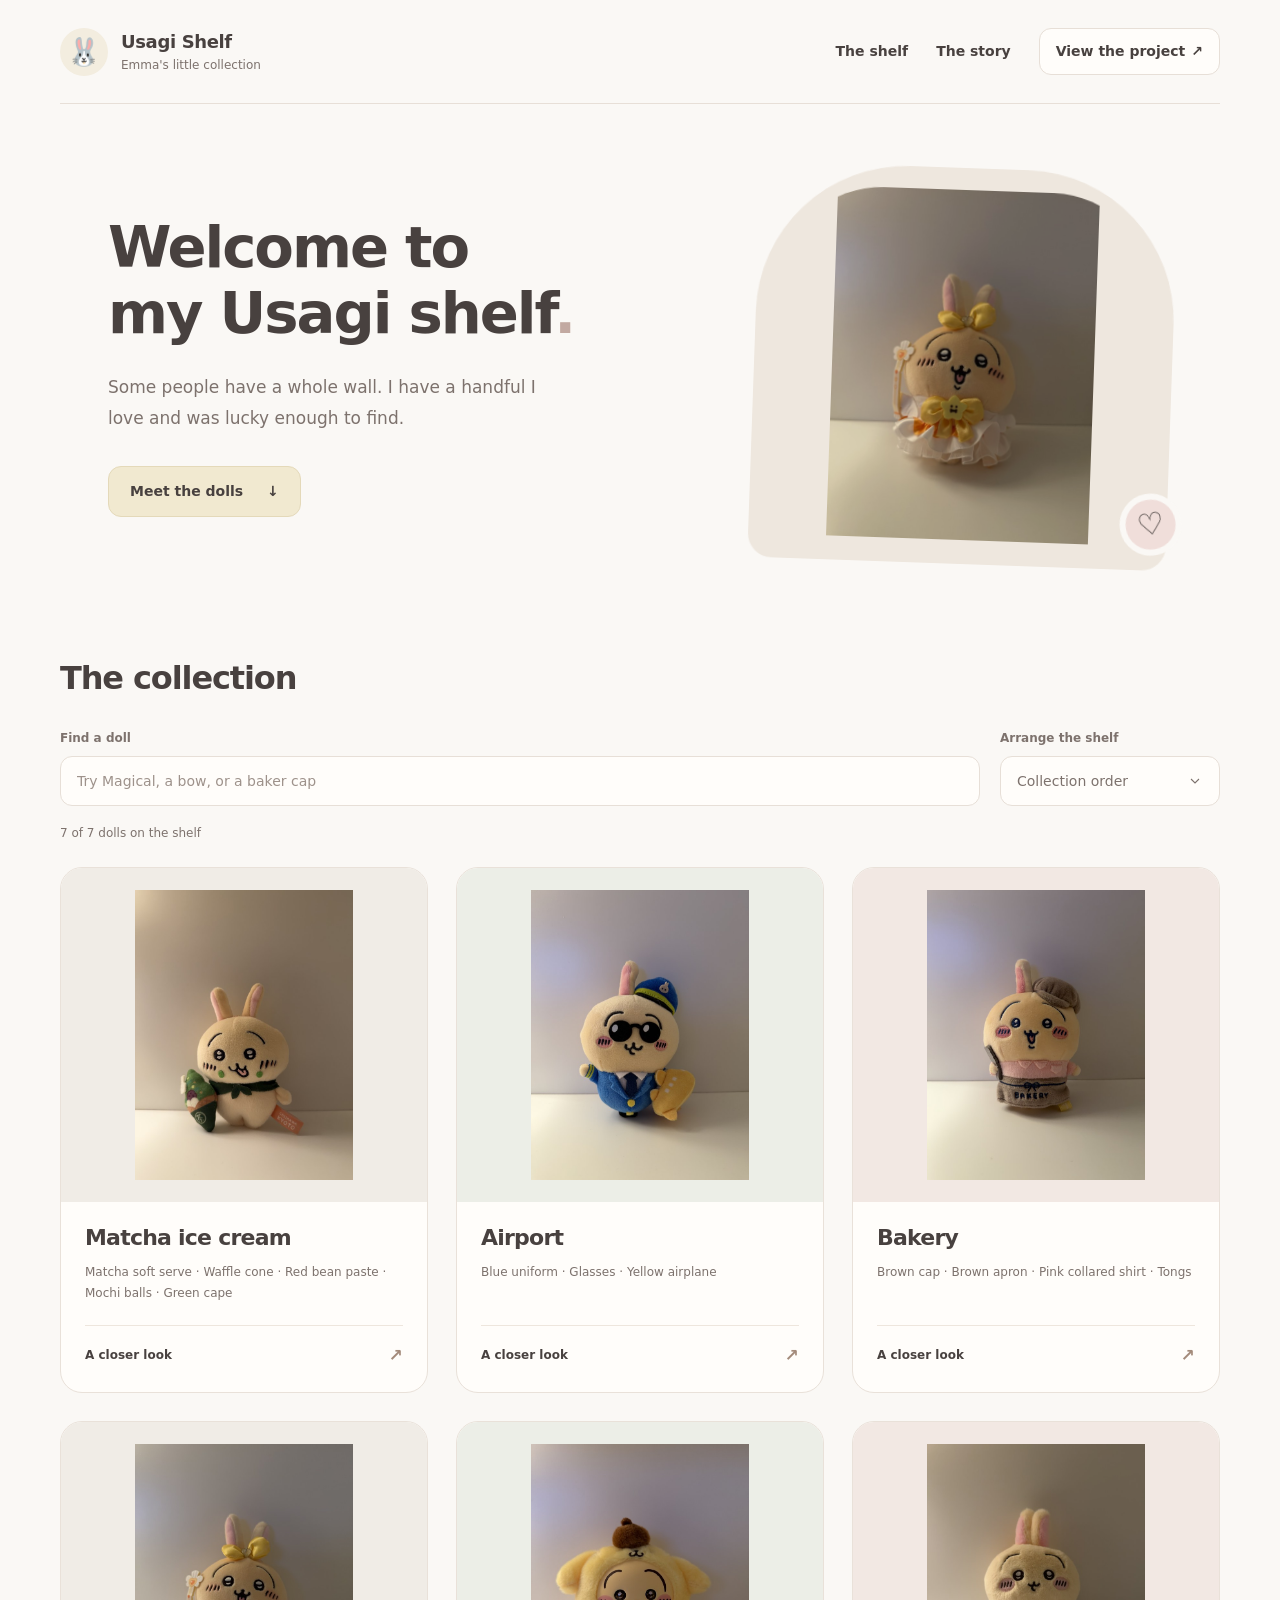
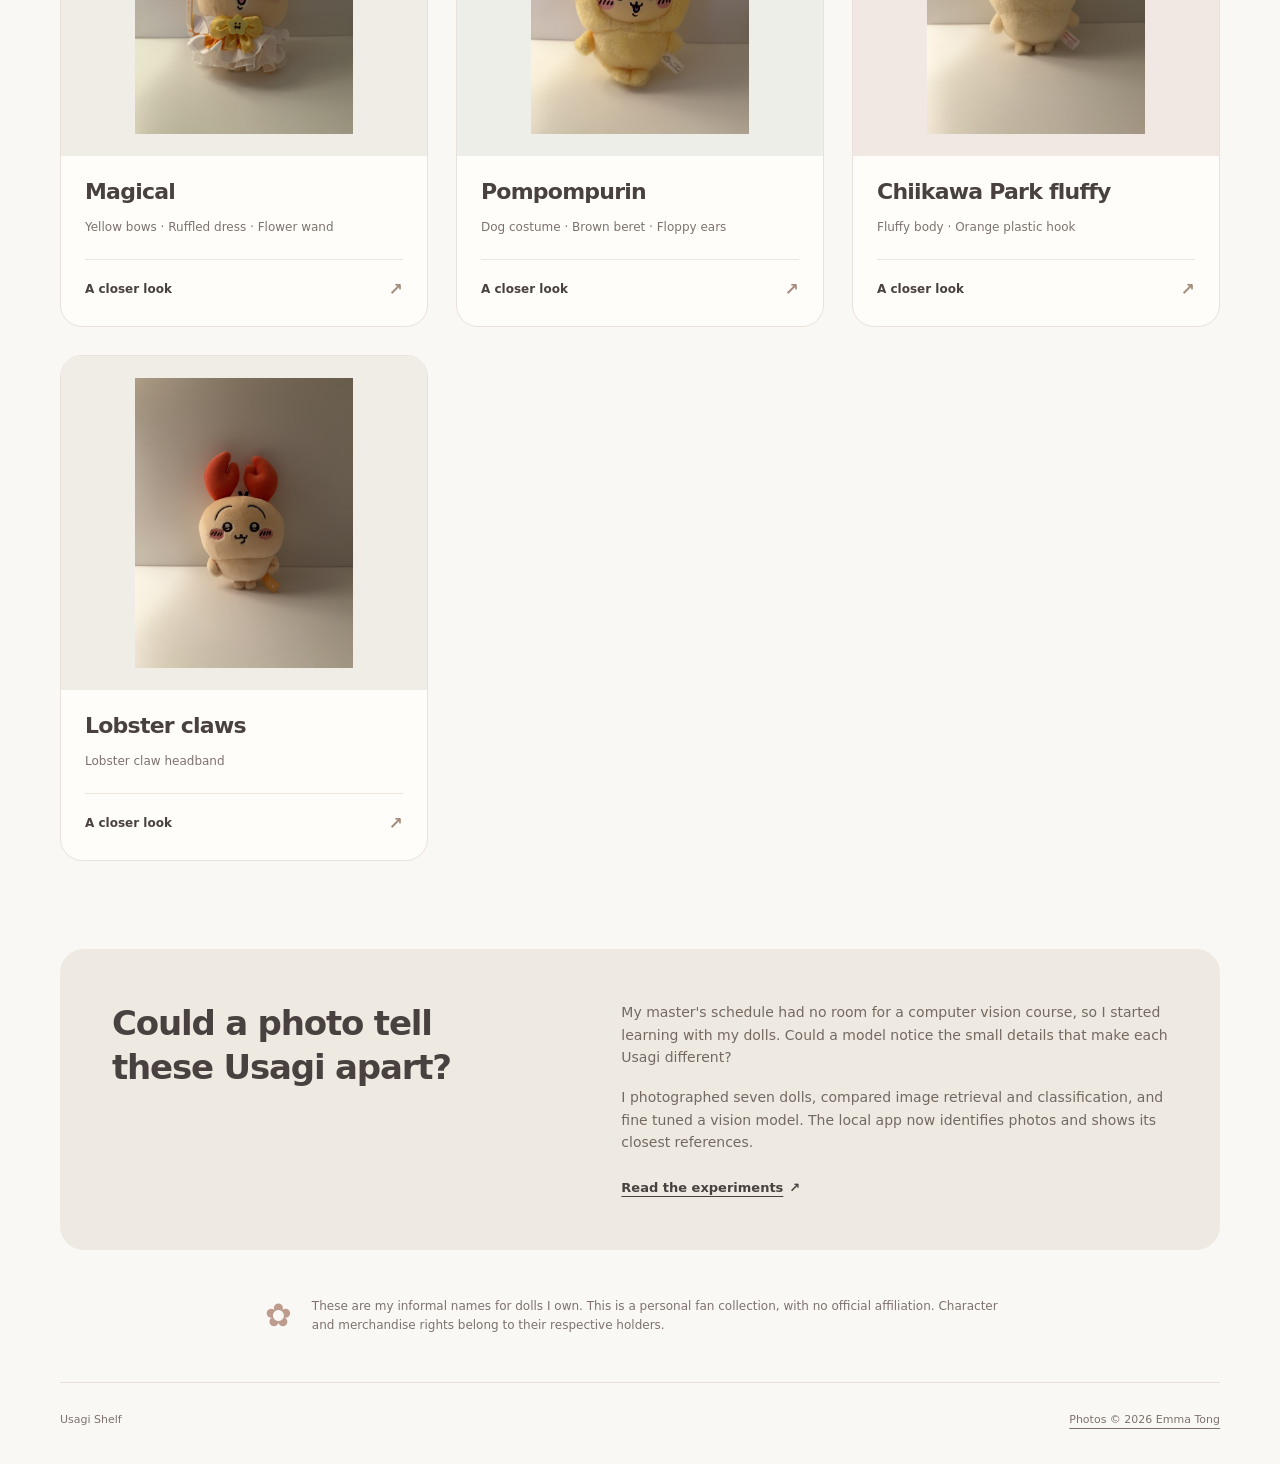
<file: site/index.html>
<!doctype html>
<html lang="en">
<head>
  <meta charset="utf-8">
  <meta name="viewport" content="width=device-width, initial-scale=1">
  <meta name="theme-color" content="#faf8f5">
  <meta name="description" content="A little look around Emma's Chiikawa Usagi collection, and the computer vision project it inspired.">
  <title>Usagi Shelf · Emma's collection</title>
  <link rel="icon" href="./favicon.svg" type="image/svg+xml">
  <link rel="stylesheet" href="./styles.css?v=2">
  <script src="./app.js?v=2" type="module"></script>
</head>
<body>
  <a class="skip-link" href="#collection">Skip to the collection</a>
  <header class="site-header">
    <a class="brand" href="./" aria-label="Usagi Shelf home"><span class="brand-mark" aria-hidden="true">🐰</span><span><strong>Usagi Shelf</strong><small>Emma's little collection</small></span></a>
    <nav aria-label="Main navigation"><a href="#collection">The shelf</a><a href="#story">The story</a><a class="project-link" href="https://github.com/emmatyy19/usagi-visual-identifier">View the project <span aria-hidden="true">↗</span></a></nav>
  </header>
  <main>
    <section class="hero" aria-labelledby="welcome">
      <div class="hero-copy"><h1 id="welcome">Welcome to<br>my Usagi shelf<span class="title-dot">.</span></h1><p>Some people have a whole wall. I have a handful I love and was lucky enough to find.</p><a class="button" href="#collection">Meet the dolls <span aria-hidden="true">↓</span></a></div>
      <div class="hero-photo"><img src="./photos/usagi-0004.jpg" alt="My Magical Usagi doll wearing yellow bows and a white ruffled dress" width="675" height="900" fetchpriority="high"><span class="photo-stamp" aria-hidden="true">♡</span></div>
    </section>
    <section class="collection" id="collection" aria-labelledby="collection-heading">
      <div class="section-intro"><h2 id="collection-heading">The collection</h2></div>
      <form class="toolbar" role="search" onsubmit="return false">
        <label class="search-field"><span>Find a doll</span><input id="search" type="search" placeholder="Try Magical, a bow, or a baker cap" autocomplete="off"></label>
        <label class="sort-field"><span>Arrange the shelf</span><select id="sort"><option value="collection">Collection order</option><option value="name">Name, A to Z</option></select></label>
        <button type="button" class="clear-button" id="clear" hidden>Clear search</button>
      </form>
      <p class="result-count" id="result-count" role="status" aria-live="polite"></p>
      <div class="shelf" id="shelf" aria-label="Dolls in my collection"></div>
      <div class="empty-state" id="empty" hidden><span aria-hidden="true">☁</span><h3>No dolls on this part of the shelf</h3><p>Try another name or a detail like a hat, bow, or costume.</p><button type="button" class="button" id="show-all">Show all dolls</button></div>
      <p id="load-error" class="load-error" role="alert" hidden>The shelf could not load. Please refresh and try again.</p>
      <noscript><p>Enable JavaScript to browse the collection. You can still read the project story below and <a href="https://github.com/emmatyy19/usagi-visual-identifier">visit the repository</a>.</p></noscript>
    </section>
    <section class="story" id="story" aria-labelledby="story-heading"><div><h2 id="story-heading">Could a photo tell<br>these Usagi apart?</h2></div><div class="story-copy"><p>My master's schedule had no room for a computer vision course, so I started learning with my dolls. Could a model notice the small details that make each Usagi different?</p><p>I photographed seven dolls, compared image retrieval and classification, and fine tuned a vision model. The local app now identifies photos and shows its closest references.</p><a class="text-link" href="https://github.com/emmatyy19/usagi-visual-identifier#what-the-experiments-taught-me"><span class="link-label">Read the experiments</span><span aria-hidden="true">↗</span></a></div></section>
    <aside class="collection-note"><span aria-hidden="true">✿</span><p>These are my informal names for dolls I own. This is a personal fan collection, with no official affiliation. Character and merchandise rights belong to their respective holders.</p></aside>
  </main>
  <footer><span>Usagi Shelf</span><a href="https://github.com/emmatyy19/usagi-visual-identifier/blob/main/NOTICE.md">Photos © 2026 Emma Tong</a></footer>
  <dialog id="doll-dialog" aria-labelledby="doll-name"><div class="dialog-content"><button class="dialog-close" type="button" aria-label="Close doll details">×</button><div class="dialog-photo"><img id="doll-photo" alt="" width="675" height="900"></div><div class="dialog-copy"><h2 id="doll-name"></h2><span class="owned-badge">In my collection</span><p id="doll-description"></p><h3>The little details</h3><ul class="cue-list" id="doll-cues"></ul><a class="text-link" href="https://github.com/emmatyy19/usagi-visual-identifier"><span class="link-label">Explore the vision project</span><span aria-hidden="true">↗</span></a></div></div></dialog>
</body>
</html>
</file>
<file: site/styles.css>
:root { color-scheme: light; --paper:#faf8f5; --ink:#48413f; --muted:#7d726d; --line:#e7dfd7; --cream:#f1e9d0; --pink:#f0deda; --sage:#e9ede4; }
* { box-sizing:border-box; }
html { scroll-behavior:smooth; scroll-padding-top:28px; }
body { margin:0; color:var(--ink); background:var(--paper); font-family:Inter,ui-sans-serif,system-ui,-apple-system,BlinkMacSystemFont,"Segoe UI",sans-serif; line-height:1.6; }
button,input,select { font:inherit; color:inherit; }
button,a,input,select { -webkit-tap-highlight-color:transparent; }
a { color:inherit; text-decoration-thickness:1px; text-underline-offset:5px; }
a,button,input,select { outline-offset:5px; }
:focus-visible { outline:3px solid #9f8d75; }
button { cursor:pointer; }
[hidden] { display:none !important; }
img { display:block; max-width:100%; }
h1,h2,h3,p { margin:0; }
h1,h2,h3 { letter-spacing:-.035em; line-height:1.15; }
.site-header,main,footer { width:min(1160px,calc(100% - 64px)); margin-inline:auto; }
.site-header { min-height:104px; display:flex; align-items:center; justify-content:space-between; gap:28px; border-bottom:1px solid var(--line); }
.brand { display:flex; align-items:center; gap:13px; text-decoration:none; flex-shrink:0; }
.brand-mark { width:48px; height:48px; display:grid; place-items:center; font-size:27px; border-radius:50%; background:#f3eddf; }
.brand strong { display:block; font-size:18px; letter-spacing:-.02em; }
.brand small { display:block; color:var(--muted); font-size:12px; }
nav { display:flex; align-items:center; gap:28px; font-size:14px; font-weight:600; }
nav a { text-decoration:none; }
.project-link { padding:11px 16px; border:1px solid var(--line); border-radius:12px; background:#fffdfa; display:inline-flex; align-items:center; gap:6px; }
.hero { display:grid; grid-template-columns:1.15fr .85fr; gap:80px; align-items:center; padding:64px 48px 76px; }
.eyebrow { font-size:11px; font-weight:700; letter-spacing:.13em; text-transform:uppercase; color:#8a7971; margin-bottom:20px; }
h1 { font-size:clamp(40px,4.5vw,62px); font-weight:650; }
.title-dot { color:#c2a9a1; }
.hero-copy > p:not(.eyebrow) { max-width:430px; font-size:17px; color:var(--muted); margin-top:24px; line-height:1.85; }
.button { display:inline-flex; justify-content:center; align-items:center; gap:24px; padding:13px 21px; min-height:50px; border:1px solid #e4d9b9; border-radius:13px; background:var(--cream); font-size:14px; font-weight:650; text-decoration:none; }
.button:hover { background:#eae0c1; }
.hero .button { margin-top:32px; }
.hero-photo { position:relative; background:#eee7de; padding:22px 24px 24px; border-radius:150px 150px 24px 24px; transform:rotate(2deg); }
.hero-photo img { width:100%; height:350px; object-fit:contain; border-radius:100px 100px 10px 10px; mix-blend-mode:multiply; }
.photo-stamp { position:absolute; bottom:15px; right:-15px; display:grid; place-items:center; width:62px; height:62px; background:var(--pink); border-radius:50%; font-size:30px; transform:rotate(-12deg); border:6px solid var(--paper); }
.collection { padding-top:20px; }
.section-intro { display:flex; align-items:end; justify-content:space-between; gap:32px; }
.section-intro .eyebrow { margin-bottom:12px; }
h2 { font-size:32px; font-weight:620; }
.section-intro > p { color:var(--muted); font-size:13px; padding-bottom:3px; }
.toolbar { display:flex; align-items:end; gap:20px; padding-top:32px; }
.toolbar label { display:grid; gap:8px; font-size:12px; font-weight:600; color:var(--muted); }
.search-field { flex:1; }
.sort-field { width:220px; }
input,select { width:100%; min-height:50px; padding:12px 16px; border:1px solid var(--line); border-radius:12px; background:#fffdfa; font-size:14px; font-weight:400; }
input::placeholder { color:#9e928b; }
select { appearance:none; padding-right:48px; background-image:url("data:image/svg+xml,%3Csvg xmlns='http://www.w3.org/2000/svg' width='16' height='16' viewBox='0 0 24 24' fill='none' stroke='%237d726d' stroke-width='1.6'%3E%3Cpath d='m6 9 6 6 6-6'/%3E%3C/svg%3E"); background-repeat:no-repeat; background-position:right 16px center; }
.clear-button { min-height:50px; padding:12px 16px; background:transparent; border:1px solid var(--line); border-radius:12px; font-size:13px; }
.result-count { margin:18px 0 24px; font-size:12px; color:var(--muted); }
.shelf { display:grid; grid-template-columns:repeat(3,minmax(0,1fr)); gap:28px; }
.doll-card { min-width:0; display:flex; flex-direction:column; padding:0; border:1px solid #e9e1d9; background:#fffdfa; border-radius:22px; text-align:left; overflow:hidden; transition:transform .18s,box-shadow .18s; }
.doll-card:hover { transform:translateY(-4px); box-shadow:0 12px 30px #594b3f0c; }
.card-photo { background:#f0ece6; padding:22px; width:100%; }
.doll-card:nth-child(3n+2) .card-photo { background:#eceee7; }
.doll-card:nth-child(3n) .card-photo { background:#f2e8e3; }
.card-photo img { width:100%; height:290px; object-fit:contain; }
.card-copy { padding:23px 24px; display:flex; flex-direction:column; flex:1; width:100%; }
.card-copy h3 { font-size:22px; font-weight:620; }
.card-copy p { font-size:12px; line-height:1.7; margin-top:12px; color:var(--muted); flex:1; }
.card-link { display:flex; justify-content:space-between; align-items:center; gap:16px; border-top:1px solid #eee6dd; padding-top:16px; margin-top:22px; font-size:12px; font-weight:600; }
.card-link > span { font-size:17px; color:#a48b7b; }
.empty-state { padding:60px 24px; text-align:center; background:#f2ede6; border-radius:20px; }
.empty-state > span { font-size:40px; }
.empty-state p { margin:16px 0 24px; color:var(--muted); }
.story { display:grid; grid-template-columns:1fr 1.25fr; gap:72px; margin-top:88px; padding:52px; border-radius:24px; background:#eeeae2; }
.story h2 { font-size:34px; line-height:1.3; }
.story-copy { font-size:14px; color:#746960; }
.story-copy p + p { margin-top:18px; }
.text-link { display:inline-flex; align-items:baseline; gap:6px; margin-top:24px; font-size:13px; font-weight:650; color:var(--ink); text-decoration:none; }
.link-label { text-decoration:underline; text-underline-offset:4px; }
.collection-note { display:flex; gap:20px; align-items:center; max-width:750px; margin:40px auto; color:var(--muted); font-size:12px; }
.collection-note > span { color:#bd9c8e; font-size:32px; }
footer { padding:28px 0 36px; border-top:1px solid var(--line); display:flex; justify-content:space-between; gap:24px; font-size:11px; color:var(--muted); }
dialog { width:min(880px,calc(100% - 40px)); max-height:calc(100dvh - 48px); border:1px solid var(--line); border-radius:24px; padding:0; background:#fffdfa; color:var(--ink); overflow:auto; }
dialog::backdrop { background:#40372e80; backdrop-filter:blur(4px); }
body:has(dialog[open]) { overflow:hidden; }
.dialog-content { position:relative; display:grid; grid-template-columns:1fr 1fr; min-width:0; }
.dialog-close { position:absolute; right:16px; top:16px; z-index:1; width:44px; height:44px; border:1px solid var(--line); border-radius:50%; background:#fffdf8; font-size:24px; line-height:1; }
.dialog-photo { display:flex; align-items:center; padding:30px; background:#f0eae2; }
.dialog-photo img { object-fit:contain; width:100%; height:460px; }
.dialog-copy { padding:72px 36px 36px; }
.dialog-copy .eyebrow { margin-bottom:12px; }
.dialog-copy h2 { font-size:32px; overflow-wrap:anywhere; }
.owned-badge { display:inline-block; font-size:11px; padding:5px 10px; border-radius:20px; background:var(--sage); color:#64745d; margin-top:16px; }
.dialog-copy > p:not(.eyebrow) { font-size:14px; color:var(--muted); margin-top:24px; }
.dialog-copy h3 { margin-top:28px; font-size:14px; letter-spacing:0; }
.cue-list { margin:14px 0 0; padding:0; display:flex; flex-wrap:wrap; gap:8px; list-style:none; }
.cue-list li { border:1px solid var(--line); border-radius:30px; padding:5px 10px; font-size:11px; }
.skip-link { position:absolute; left:20px; top:-100px; z-index:10; background:white; padding:16px; }
.skip-link:focus { top:12px; }
.load-error { padding:24px; border:1px solid var(--line); border-radius:12px; }
@media(max-width:1000px) {
  .hero { gap:40px; padding-inline:16px; }
  .hero-photo img { height:300px; }
  .shelf { gap:20px; }
  .card-photo { padding:16px; }
  .card-photo img { height:235px; }
  .card-copy { padding:20px; }
  .story { gap:40px; padding:36px; }
}
@media(max-width:720px) {
  .site-header,main,footer { width:calc(100% - 40px); }
  .site-header { gap:16px; min-height:90px; }
  nav { gap:18px; font-size:12px; }
  nav a:not(.project-link) { display:none; }
  .project-link { padding:10px 12px; }
  .brand strong { font-size:16px; }
  .brand small { font-size:10px; }
  .brand-mark { width:40px; height:40px; font-size:24px; }
  .hero { padding:40px 8px 56px; gap:36px; grid-template-columns:1fr; }
  .hero-copy > p:not(.eyebrow) { font-size:16px; }
  .hero-photo { max-width:330px; width:90%; justify-self:center; }
  .hero-photo img { height:280px; }
  .section-intro { align-items:start; flex-direction:column; gap:16px; }
  h2 { font-size:28px; }
  .toolbar { flex-wrap:wrap; gap:16px; }
  .search-field { flex-basis:100%; }
  .sort-field { flex:1; width:auto; }
  input,select { font-size:16px; }
  .shelf { grid-template-columns:repeat(2,minmax(0,1fr)); gap:16px; }
  .card-copy { padding:18px; }
  .card-copy h3 { font-size:19px; }
  .card-photo img { height:220px; }
  .story { grid-template-columns:1fr; gap:28px; padding:30px 24px; margin-top:56px; }
  .story h2 { font-size:30px; }
  footer { flex-direction:column; gap:12px; }
  .dialog-content { grid-template-columns:1fr; }
  .dialog-photo { padding:30px; }
  .dialog-photo img { height:260px; }
  .dialog-copy { padding:28px; }
}
@media(max-width:440px) {
  .shelf { grid-template-columns:minmax(0,1fr); }
  .card-photo img { height:320px; }
  .hero { padding-inline:0; }
  .hero-copy h1 { font-size:40px; }
}
@media(prefers-reduced-motion:reduce) {
  html { scroll-behavior:auto; }
  .doll-card { transition:none; }
}
</file>
